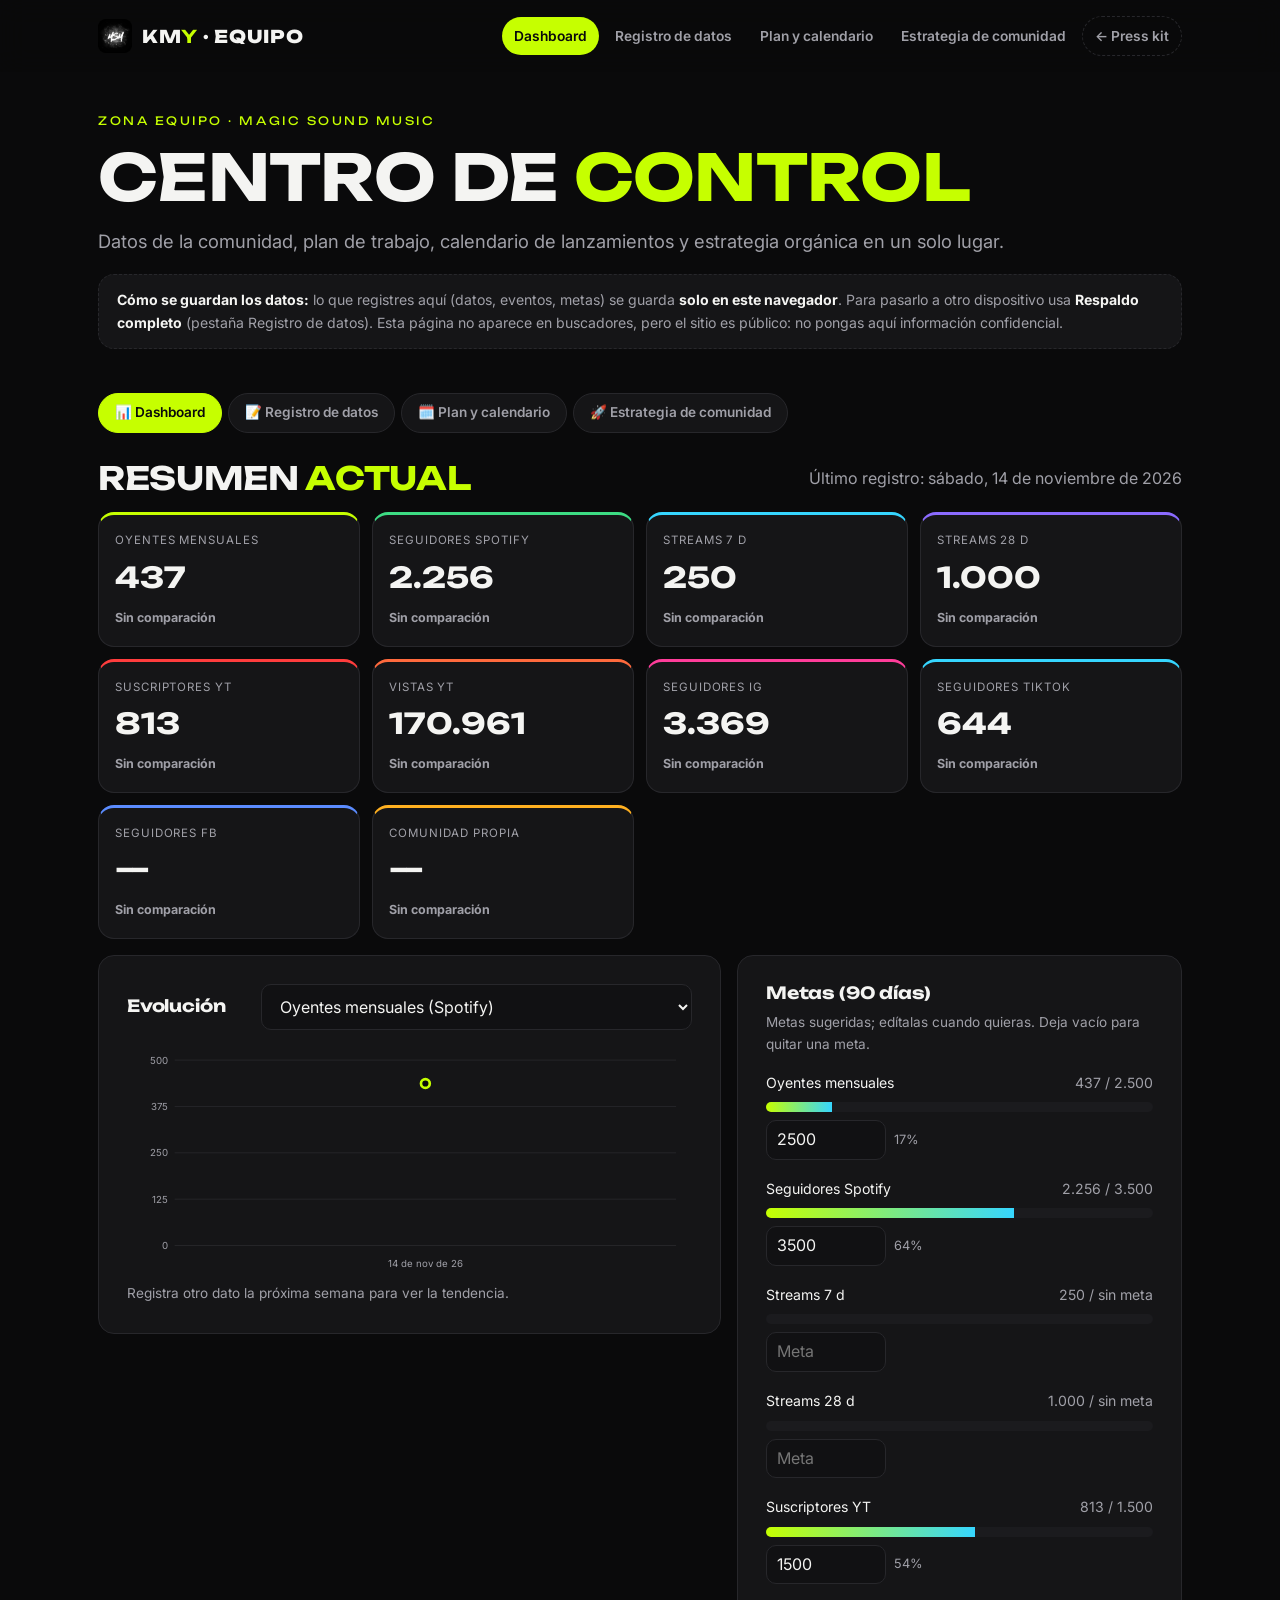
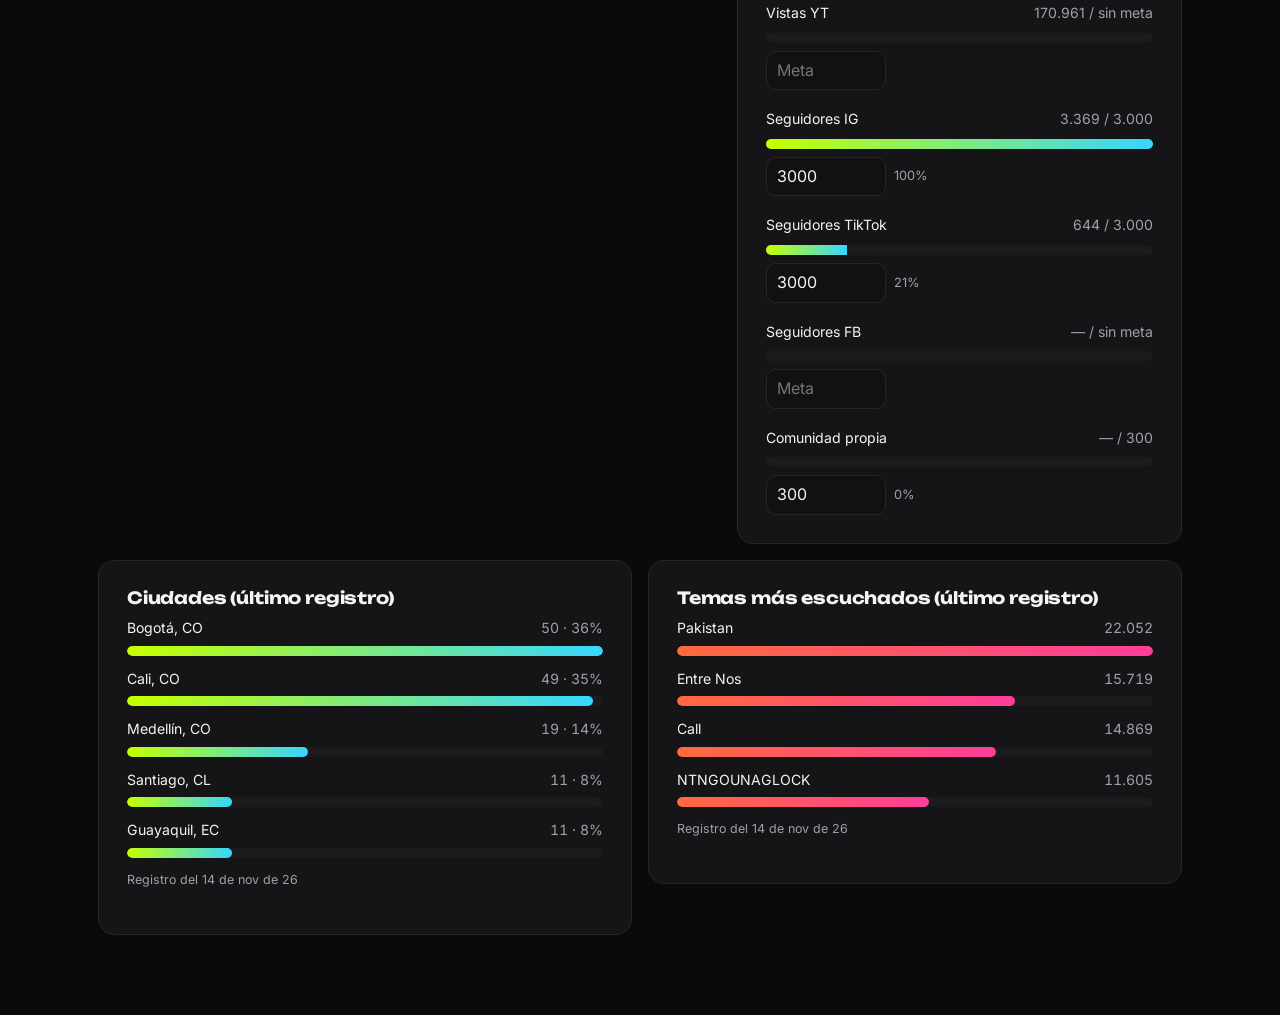
<file: equipo.html>
<!doctype html>
<html lang="es" class="no-js">
<head>
  <meta charset="utf-8">
  <meta name="viewport" content="width=device-width, initial-scale=1, viewport-fit=cover">
  <title>Zona Equipo · KMY</title>
  <meta name="robots" content="noindex, nofollow">
  <meta name="theme-color" content="#0a0a0b">
  <meta name="color-scheme" content="dark">
  <link rel="icon" href="images/logo-msm.png">
  <link rel="apple-touch-icon" href="images/logo-msm.png">
  <link rel="preconnect" href="https://fonts.googleapis.com">
  <link rel="preconnect" href="https://fonts.gstatic.com" crossorigin>
  <link href="https://fonts.googleapis.com/css2?family=Inter:wght@400;500;600;700&family=Unbounded:wght@500;700;800&display=swap" rel="stylesheet">
  <link rel="stylesheet" href="css/styles.css">
</head>
<body>

<header class="header scrolled">
  <div class="wrap header__in">
    <a href="index.html" class="brand" aria-label="Volver al press kit"><img src="images/logo-msm.png" alt="" width="34" height="34"><span>KM<b>Y</b> · EQUIPO</span></a>
    <nav class="nav" aria-label="Zona equipo" id="teamNav">
      <a href="#dashboard" data-p="dashboard">Dashboard</a>
      <a href="#datos" data-p="datos">Registro de datos</a>
      <a href="#calendario" data-p="calendario">Plan y calendario</a>
      <a href="#estrategia" data-p="estrategia">Estrategia de comunidad</a>
      <a href="index.html" class="nav__team">← Press kit</a>
    </nav>
    <button class="burger" aria-label="Abrir menú" aria-expanded="false" aria-controls="drawer"><span></span></button>
  </div>
</header>
<nav class="drawer" id="drawer" aria-label="Menú móvil">
  <a href="#dashboard" data-p="dashboard">Dashboard</a>
  <a href="#datos" data-p="datos">Registro de datos</a>
  <a href="#calendario" data-p="calendario">Plan y calendario</a>
  <a href="#estrategia" data-p="estrategia">Estrategia de comunidad</a>
  <a href="index.html">← Press kit</a>
</nav>

<main>
  <section class="team-hero">
    <div class="wrap">
      <span class="eyebrow">Zona equipo · Magic Sound Music</span>
      <h1>Centro de <em>control</em></h1>
      <p class="section__lead">Datos de la comunidad, plan de trabajo, calendario de lanzamientos y estrategia orgánica en un solo lugar.</p>
      <div class="notice"><b>Cómo se guardan los datos:</b> lo que registres aquí (datos, eventos, metas) se guarda <b>solo en este navegador</b>. Para pasarlo a otro dispositivo usa <b>Respaldo completo</b> (pestaña Registro de datos). Esta página no aparece en buscadores, pero el sitio es público: no pongas aquí información confidencial.</div>
    </div>
  </section>

  <div class="wrap" style="padding-block:24px 80px">
    <div class="tabs" role="tablist" aria-label="Secciones de la zona equipo" id="mainTabs">
      <button class="chip" role="tab" data-p="dashboard">📊 Dashboard</button>
      <button class="chip" role="tab" data-p="datos">📝 Registro de datos</button>
      <button class="chip" role="tab" data-p="calendario">🗓️ Plan y calendario</button>
      <button class="chip" role="tab" data-p="estrategia">🚀 Estrategia de comunidad</button>
    </div>

    <!-- ================= DASHBOARD ================= -->
    <section id="dashboard" class="tabpanel" hidden>
      <div class="toolbar"><h2 class="section__title" style="font-size:clamp(1.4rem,4vw,2rem)">Resumen <em>actual</em></h2><span class="muted" id="dashDate"></span></div>
      <div class="kpis" id="kpis"></div>
      <div class="panel-grid two">
        <div class="card">
          <div class="toolbar"><h3 style="margin:0">Evolución</h3>
            <div class="field" style="min-width:220px"><label for="metricSel" class="sr-only">Métrica</label><select class="select" id="metricSel"></select></div>
          </div>
          <div id="chartBox"></div>
        </div>
        <div class="card">
          <h3>Metas (90 días)</h3>
          <p class="muted" style="font-size:.85rem">Metas sugeridas; edítalas cuando quieras. Deja vacío para quitar una meta.</p>
          <div class="grid" id="goalsBox" style="gap:18px"></div>
        </div>
      </div>
      <div class="panel-grid" style="grid-template-columns:repeat(auto-fit,minmax(min(100%,320px),1fr))">
        <div class="card"><h3>Ciudades (último registro)</h3><div id="dashCities"></div></div>
        <div class="card"><h3>Temas más escuchados (último registro)</h3><div id="dashTracks"></div></div>
      </div>
    </section>

    <!-- ================= REGISTRO DE DATOS ================= -->
    <section id="datos" class="tabpanel" hidden>
      <div class="toolbar"><h2 class="section__title" style="font-size:clamp(1.4rem,4vw,2rem)">Registro <em>de datos</em></h2></div>
      <p class="muted">Cada domingo (o cuando quieras) copia las cifras de Spotify for Artists, YouTube Studio, Instagram, TikTok y Facebook. Cada registro es una “foto” del día.</p>
      <div class="card">
        <form id="snapForm" class="form-grid" autocomplete="off">
          <div class="field"><label for="f_date">Fecha del registro</label><input class="input" type="date" id="f_date" required></div>
          <div id="metricFields" style="display:contents"></div>
          <div class="field full"><label for="f_cities">Ciudades — una por línea, formato “Ciudad: oyentes”</label><textarea class="textarea" id="f_cities" placeholder="Bogotá, CO: 50&#10;Cali, CO: 49"></textarea></div>
          <div class="field full"><label for="f_tracks">Temas más escuchados — “Tema: streams”</label><textarea class="textarea" id="f_tracks" placeholder="Pakistan: 22052&#10;Call: 14869"></textarea></div>
          <div class="field full"><label for="f_note">Nota (opcional)</label><input class="input" id="f_note" placeholder="Ej: semana del lanzamiento de Yonkou"></div>
          <div class="full"><button class="btn btn--primary" type="submit">Guardar registro</button></div>
        </form>
      </div>
      <div class="toolbar" style="margin-top:28px"><h3 style="margin:0">Historial</h3>
        <div class="toolbar__group">
          <button class="btn btn--sm" id="btnCsv">Exportar CSV</button>
          <button class="btn btn--sm" id="btnBackup">Respaldo completo (JSON)</button>
          <button class="btn btn--sm" id="btnRestore">Importar respaldo</button>
          <input type="file" id="fileRestore" accept="application/json,.json" hidden>
          <button class="btn btn--sm btn--danger" id="btnReset">Restablecer</button>
        </div>
      </div>
      <div class="table-wrap"><table id="snapTable"></table></div>
    </section>

    <!-- ================= CALENDARIO ================= -->
    <section id="calendario" class="tabpanel" hidden>
      <div class="toolbar">
        <h2 class="section__title" style="font-size:clamp(1.4rem,4vw,2rem)">Plan <em>y calendario</em></h2>
        <div class="toolbar__group">
          <button class="btn btn--primary btn--sm" id="btnNewEvent">+ Nuevo evento</button>
          <button class="btn btn--sm" id="btnRollout">⚡ Plan de lanzamiento</button>
          <button class="btn btn--sm" id="btnIcs">Exportar .ics</button>
        </div>
      </div>
      <div class="toolbar">
        <div class="tabs" style="margin:0" role="group" aria-label="Vista">
          <button class="chip" data-view="mes" aria-pressed="true">Mes</button>
          <button class="chip" data-view="agenda" aria-pressed="false">Agenda</button>
          <button class="chip" data-view="anio" aria-pressed="false">Año</button>
        </div>
        <div class="toolbar__group" id="calNav">
          <button class="btn btn--sm" id="calPrev" aria-label="Anterior">‹</button>
          <strong class="cal__title" id="calTitle"></strong>
          <button class="btn btn--sm" id="calNext" aria-label="Siguiente">›</button>
          <button class="btn btn--sm btn--ghost" id="calToday">Hoy</button>
        </div>
      </div>
      <div class="chips" id="typeFilters" role="group" aria-label="Filtrar por tipo"></div>
      <div id="calBody"></div>
      <div id="dayPanel" style="margin-top:18px"></div>
      <div class="legend" id="legend"></div>
    </section>

    <!-- ================= ESTRATEGIA ================= -->
    <section id="estrategia" class="tabpanel" hidden>
      <div class="toolbar"><h2 class="section__title" style="font-size:clamp(1.4rem,4vw,2rem)">Estrategia <em>de comunidad orgánica</em></h2></div>
      <div class="tabs" role="tablist" id="stratTabs" aria-label="Estrategia">
        <button class="chip" role="tab" aria-selected="true" data-s="diag">Diagnóstico</button>
        <button class="chip" role="tab" aria-selected="false" data-s="pilares">Pilares de contenido</button>
        <button class="chip" role="tab" aria-selected="false" data-s="semana">Rutina semanal</button>
        <button class="chip" role="tab" aria-selected="false" data-s="plat">Por plataforma</button>
        <button class="chip" role="tab" aria-selected="false" data-s="embudo">Embudo y tácticas</button>
        <button class="chip" role="tab" aria-selected="false" data-s="kpi">KPIs</button>
        <button class="chip" role="tab" aria-selected="false" data-s="check">Checklist</button>
      </div>
      <div id="stratBody"></div>
    </section>
  </div>
</main>

<!-- Diálogo: evento -->
<dialog id="eventDialog" aria-labelledby="evTitle">
  <form method="dialog" id="eventForm">
    <h3 id="evTitle">Nuevo evento</h3>
    <div class="form-grid">
      <div class="field full"><label for="e_title">Título</label><input class="input" id="e_title" required maxlength="120"></div>
      <div class="field"><label for="e_type">Tipo</label><select class="select" id="e_type"></select></div>
      <div class="field"><label for="e_status">Estado</label><select class="select" id="e_status"></select></div>
      <div class="field"><label for="e_date">Fecha</label><input class="input" type="date" id="e_date" required></div>
      <div class="field"><label for="e_time">Hora (opcional)</label><input class="input" type="time" id="e_time"></div>
      <div class="field full"><label for="e_place">Lugar / plataforma</label><input class="input" id="e_place" maxlength="120"></div>
      <div class="field full"><label for="e_notes">Notas</label><textarea class="textarea" id="e_notes"></textarea></div>
    </div>
    <div class="dialog__actions">
      <button type="button" class="btn btn--danger btn--sm" id="e_delete" hidden>Eliminar</button>
      <button type="button" class="btn btn--sm" id="e_cancel">Cancelar</button>
      <button type="submit" class="btn btn--primary btn--sm">Guardar</button>
    </div>
  </form>
</dialog>

<!-- Diálogo: plan de lanzamiento -->
<dialog id="rolloutDialog" aria-labelledby="roTitle">
  <form method="dialog" id="rolloutForm">
    <h3 id="roTitle">Plan de lanzamiento</h3>
    <p class="muted" style="margin:0;font-size:.9rem">Elige la canción y la fecha de salida: se crean automáticamente 15 tareas en el calendario, desde 6 semanas antes hasta 2 semanas después.</p>
    <div class="form-grid">
      <div class="field full"><label for="r_name">Canción / proyecto</label><input class="input" id="r_name" required maxlength="80" placeholder="Ej: La Cumbia Azucarera"></div>
      <div class="field full"><label for="r_date">Fecha de lanzamiento</label><input class="input" type="date" id="r_date" required></div>
    </div>
    <div class="dialog__actions">
      <button type="button" class="btn btn--sm" id="r_cancel">Cancelar</button>
      <button type="submit" class="btn btn--primary btn--sm">Crear plan</button>
    </div>
  </form>
</dialog>

<script src="js/data.js"></script>
<script src="js/common.js"></script>
<script src="js/equipo.js"></script>
</body>
</html>
</file>
<file: css/styles.css>
/* ==========================================================
   KMY · Press Kit — Hoja de estilos
   Capas: 1 Tokens · 2 Reset/Base · 3 Layout · 4 Componentes
          5 Secciones · 6 Equipo (dashboard/planner) · 7 Responsive
   Enfoque mobile-first (Android, iPhone/iPad, laptop, TV)
   ========================================================== */

/* ---------- 1. TOKENS ---------- */
:root {
  --bg: #0a0a0b;
  --bg-2: #111113;
  --card: #151517;
  --card-2: #1b1b1e;
  --line: #27272b;
  --txt: #f4f4f2;
  --mut: #a0a0a8;
  --lime: #c6ff00;
  --lime-ink: #0a0a0b;
  --cyan: #36d6ff;
  --orange: #ff6a3d;
  --pink: #ff3d9a;
  --violet: #8b6bff;
  --ok: #3ddc84;
  --warn: #ffb020;

  --f-head: "Unbounded", "Archivo Black", "Arial Black", system-ui, sans-serif;
  --f-body: "Inter", system-ui, -apple-system, "Segoe UI", Roboto, sans-serif;

  --r-s: 10px;
  --r-m: 16px;
  --r-l: 24px;
  --shadow: 0 10px 40px rgba(0, 0, 0, .45);
  --gut: clamp(16px, 4vw, 48px);
  --maxw: 1180px;
  --header-h: 64px;

  --t-lanzamiento: var(--lime);
  --t-show: var(--orange);
  --t-prensa: var(--cyan);
  --t-entrevista: var(--pink);
  --t-contenido: var(--violet);
  --t-otro: #8a8a92;
}

/* ---------- 2. RESET / BASE ---------- */
*, *::before, *::after { box-sizing: border-box; }
html { scroll-behavior: smooth; scroll-padding-top: calc(var(--header-h) + 12px); -webkit-text-size-adjust: 100%; }
body {
  margin: 0; background: var(--bg); color: var(--txt);
  font-family: var(--f-body); font-size: 1rem; line-height: 1.6;
  -webkit-font-smoothing: antialiased; overflow-x: hidden;
  padding-left: env(safe-area-inset-left); padding-right: env(safe-area-inset-right);
}
img, svg, video { max-width: 100%; display: block; }
a { color: inherit; text-decoration: none; }
button { font: inherit; color: inherit; cursor: pointer; border: 0; background: none; }
input, select, textarea { font: inherit; color: inherit; }
h1, h2, h3, h4 { font-family: var(--f-head); line-height: 1.1; margin: 0; letter-spacing: -.01em; }
p { margin: 0 0 1rem; }
ul { margin: 0; padding: 0; list-style: none; }
:focus-visible { outline: 3px solid var(--lime); outline-offset: 3px; border-radius: 6px; }
::selection { background: var(--lime); color: var(--lime-ink); }
.sr-only { position: absolute; width: 1px; height: 1px; overflow: hidden; clip: rect(0 0 0 0); white-space: nowrap; }
@media (prefers-reduced-motion: reduce) {
  html { scroll-behavior: auto; }
  *, *::before, *::after { animation-duration: .01ms !important; transition-duration: .01ms !important; }
}

/* ---------- 3. LAYOUT ---------- */
.wrap { width: 100%; max-width: var(--maxw); margin-inline: auto; padding-inline: var(--gut); }
.section { padding-block: clamp(56px, 9vw, 110px); position: relative; }
.section--alt { background: var(--bg-2); border-block: 1px solid var(--line); }
.section__head { margin-bottom: clamp(24px, 4vw, 48px); max-width: 760px; }
.eyebrow { font-family: var(--f-head); font-size: .72rem; letter-spacing: .22em; text-transform: uppercase; color: var(--lime); margin-bottom: 12px; display: block; }
.section__title { font-size: clamp(1.9rem, 5.5vw, 3.6rem); text-transform: uppercase; }
.section__title em { font-style: normal; color: var(--lime); }
.section__lead { color: var(--mut); margin-top: 14px; font-size: clamp(1rem, 2vw, 1.15rem); }
.grid { display: grid; gap: clamp(14px, 2vw, 24px); }
.reveal { opacity: 0; transform: translateY(24px); transition: opacity .7s ease, transform .7s ease; }
.reveal.in { opacity: 1; transform: none; }
.no-js .reveal { opacity: 1; transform: none; }

/* ---------- 4. COMPONENTES ---------- */
/* Header + navegación */
.header {
  position: fixed; inset: 0 0 auto 0; z-index: 50; height: var(--header-h);
  padding-top: env(safe-area-inset-top);
  background: rgba(10, 10, 11, .72); backdrop-filter: blur(14px); -webkit-backdrop-filter: blur(14px);
  border-bottom: 1px solid transparent; transition: border-color .3s, background .3s;
}
.header.scrolled { border-color: var(--line); background: rgba(10, 10, 11, .92); }
.header__in { height: var(--header-h); display: flex; align-items: center; justify-content: space-between; gap: 16px; }
.brand { display: flex; align-items: center; gap: 10px; font-family: var(--f-head); font-weight: 800; letter-spacing: .04em; font-size: 1.1rem; }
.brand img { width: 34px; height: 34px; border-radius: 8px; object-fit: cover; background: #000; }
.brand b { color: var(--lime); }
.nav { display: none; align-items: center; gap: 4px; }
.nav a { padding: 8px 12px; border-radius: 999px; font-size: .86rem; font-weight: 600; color: var(--mut); transition: color .2s, background .2s; white-space: nowrap; }
.nav a:hover { color: var(--txt); background: var(--card); }
.nav a.active { color: var(--lime-ink); background: var(--lime); }
.nav a.nav__team { border: 1px dashed var(--line); }
.burger { width: 44px; height: 44px; display: grid; place-items: center; border-radius: 12px; background: var(--card); border: 1px solid var(--line); }
.burger span, .burger span::before, .burger span::after { display: block; width: 20px; height: 2px; background: var(--txt); border-radius: 2px; transition: transform .25s, opacity .25s; content: ""; position: relative; }
.burger span::before { position: absolute; top: -6px; } .burger span::after { position: absolute; top: 6px; }
.burger[aria-expanded="true"] span { background: transparent; }
.burger[aria-expanded="true"] span::before { transform: translateY(6px) rotate(45deg); }
.burger[aria-expanded="true"] span::after { transform: translateY(-6px) rotate(-45deg); }
.drawer {
  position: fixed; inset: var(--header-h) 0 0 0; z-index: 49; background: rgba(10, 10, 11, .97);
  display: flex; flex-direction: column; gap: 6px; padding: 24px var(--gut) calc(24px + env(safe-area-inset-bottom));
  transform: translateY(-8px); opacity: 0; pointer-events: none; transition: .25s; overflow-y: auto;
}
.drawer.open { transform: none; opacity: 1; pointer-events: auto; }
.drawer a { font-family: var(--f-head); font-size: 1.4rem; text-transform: uppercase; padding: 14px 4px; border-bottom: 1px solid var(--line); }
.drawer a.active { color: var(--lime); }

/* Botones */
.btn { display: inline-flex; align-items: center; justify-content: center; gap: 10px; min-height: 48px; padding: 0 22px; border-radius: 999px; font-weight: 700; font-size: .95rem; border: 1px solid var(--line); background: var(--card); transition: transform .2s, background .2s, border-color .2s, color .2s; }
.btn:hover { transform: translateY(-2px); border-color: var(--lime); }
.btn--primary { background: var(--lime); color: var(--lime-ink); border-color: var(--lime); }
.btn--primary:hover { background: #d8ff4d; }
.btn--ghost { background: transparent; }
.btn--sm { min-height: 38px; padding: 0 14px; font-size: .82rem; }
.btn--danger:hover { border-color: #ff5b5b; color: #ff8d8d; }
.btn[disabled], .btn.is-off { opacity: .45; pointer-events: none; }
.btn svg { width: 18px; height: 18px; flex: none; }

/* Chips / tabs */
.chips { display: flex; gap: 8px; flex-wrap: wrap; margin-bottom: 24px; }
.chip { min-height: 40px; padding: 0 16px; border-radius: 999px; border: 1px solid var(--line); background: var(--card); font-size: .85rem; font-weight: 600; color: var(--mut); transition: .2s; }
.chip:hover { color: var(--txt); border-color: #3a3a40; }
.chip[aria-pressed="true"], .chip[aria-selected="true"] { background: var(--lime); border-color: var(--lime); color: var(--lime-ink); }
.tabs { display: flex; gap: 6px; overflow-x: auto; scrollbar-width: none; padding-bottom: 4px; margin-bottom: 24px; -webkit-overflow-scrolling: touch; }
.tabs::-webkit-scrollbar { display: none; }
.tabs .chip { flex: none; margin: 0; }
.tabpanel[hidden] { display: none; }

/* Tarjetas */
.card { background: var(--card); border: 1px solid var(--line); border-radius: var(--r-m); padding: clamp(18px, 3vw, 28px); }
.card--lift { transition: transform .25s, border-color .25s, box-shadow .25s; }
.card--lift:hover { transform: translateY(-4px); border-color: #3b3b42; box-shadow: var(--shadow); }
.card h3 { font-size: 1.05rem; margin-bottom: 10px; }
.muted { color: var(--mut); }
.tag { display: inline-flex; align-items: center; font-size: .7rem; font-weight: 700; letter-spacing: .06em; text-transform: uppercase; padding: 4px 10px; border-radius: 999px; background: rgba(198, 255, 0, .12); color: var(--lime); }
.tag--mut { background: var(--card-2); color: var(--mut); }

/* Modal / lightbox */
.modal { position: fixed; inset: 0; z-index: 80; background: rgba(0, 0, 0, .88); display: none; align-items: center; justify-content: center; padding: 16px; }
.modal.open { display: flex; animation: fade .2s; }
@keyframes fade { from { opacity: 0; } }
.modal__box { background: var(--card); border: 1px solid var(--line); border-radius: var(--r-l); width: min(920px, 100%); max-height: 92svh; overflow: auto; position: relative; }
.modal__close { position: absolute; top: 10px; right: 10px; width: 44px; height: 44px; border-radius: 50%; background: rgba(0, 0, 0, .6); border: 1px solid var(--line); display: grid; place-items: center; font-size: 1.4rem; z-index: 3; }
.modal__close:hover { border-color: var(--lime); color: var(--lime); }
.video-frame { position: relative; aspect-ratio: 16/9; background: #000; }
.video-frame iframe { position: absolute; inset: 0; width: 100%; height: 100%; border: 0; }
.lightbox img { max-height: 88svh; width: auto; margin: auto; border-radius: var(--r-m); object-fit: contain; }
.lb-nav { position: absolute; top: 50%; translate: 0 -50%; width: 48px; height: 48px; border-radius: 50%; background: rgba(0, 0, 0, .6); border: 1px solid var(--line); font-size: 1.4rem; display: grid; place-items: center; }
.lb-nav:hover { border-color: var(--lime); color: var(--lime); }
.lb-prev { left: 12px; } .lb-next { right: 12px; }

/* Toast */
.toast { position: fixed; left: 50%; bottom: calc(24px + env(safe-area-inset-bottom)); translate: -50% 20px; opacity: 0; background: var(--lime); color: var(--lime-ink); padding: 12px 20px; border-radius: 999px; font-weight: 700; z-index: 90; pointer-events: none; transition: .3s; max-width: 90vw; text-align: center; }
.toast.show { opacity: 1; translate: -50% 0; }

/* ---------- 5. SECCIONES (press kit público) ---------- */
/* Hero */
.hero { min-height: 100svh; padding-top: calc(var(--header-h) + 24px); padding-bottom: 48px; display: grid; align-items: end; position: relative; overflow: hidden; isolation: isolate; }
.hero__bg { position: absolute; inset: 0; z-index: -2; }
.hero__bg img { width: 100%; height: 100%; object-fit: cover; object-position: 50% 18%; filter: saturate(.9) contrast(1.05); }
.hero__bg::after { content: ""; position: absolute; inset: 0; background: linear-gradient(180deg, rgba(10, 10, 11, .35) 0%, rgba(10, 10, 11, .55) 45%, var(--bg) 100%); }
.hero__stripe { position: absolute; z-index: -1; right: 0; top: 0; bottom: 0; width: clamp(54px, 14vw, 180px); background: var(--lime); mix-blend-mode: normal; opacity: .95; display: none; }
.hero__label { font-family: var(--f-head); letter-spacing: .3em; font-size: .72rem; text-transform: uppercase; color: var(--lime); margin-bottom: 10px; }
.hero__title { font-size: clamp(5rem, 28vw, 15rem); line-height: .82; letter-spacing: -.04em; margin-left: -.04em; text-transform: uppercase; }
.hero__title span { color: var(--lime); }
.hero__sub { font-family: var(--f-head); font-size: clamp(.95rem, 3.4vw, 1.9rem); text-transform: uppercase; margin-top: 18px; letter-spacing: .02em; }
.hero__sub em { font-style: normal; color: var(--lime); }
.hero__meta { color: var(--mut); margin-top: 8px; max-width: 520px; }
.hero__cta { display: flex; flex-wrap: wrap; gap: 12px; margin-top: 26px; }
.hero__kpis { display: grid; grid-template-columns: repeat(2, 1fr); gap: 10px; margin-top: 36px; max-width: 700px; }
.kpi { background: rgba(21, 21, 23, .75); backdrop-filter: blur(8px); border: 1px solid var(--line); border-radius: var(--r-m); padding: 14px 16px; }
.kpi b { display: block; font-family: var(--f-head); font-size: clamp(1.3rem, 4.5vw, 2rem); color: var(--lime); }
.kpi small { color: var(--mut); font-size: .76rem; letter-spacing: .05em; text-transform: uppercase; }
.scroll-hint { position: absolute; left: 50%; bottom: 14px; translate: -50% 0; width: 22px; height: 36px; border: 2px solid var(--mut); border-radius: 12px; display: none; }
.scroll-hint::after { content: ""; position: absolute; left: 50%; top: 6px; width: 3px; height: 7px; background: var(--lime); border-radius: 3px; translate: -50% 0; animation: wheel 1.6s infinite; }
@keyframes wheel { 60% { translate: -50% 12px; opacity: 0; } 100% { opacity: 0; } }

/* Marquee */
.marquee { overflow: hidden; border-block: 1px solid var(--line); background: var(--lime); color: var(--lime-ink); }
.marquee__track { display: flex; width: max-content; animation: slide 28s linear infinite; }
.marquee span { font-family: var(--f-head); font-size: clamp(.9rem, 2.6vw, 1.3rem); text-transform: uppercase; padding: 14px 28px; white-space: nowrap; }
@keyframes slide { to { transform: translateX(-50%); } }

/* Biografía */
.bio { display: grid; grid-template-columns: minmax(0, 1fr); gap: clamp(24px, 4vw, 56px); }
.bio > * { min-width: 0; }
.bio__photo { position: relative; border-radius: var(--r-l); overflow: hidden; aspect-ratio: 4/5; border: 1px solid var(--line); }
.bio__photo img { width: 100%; height: 100%; object-fit: cover; }
.bio__photo::after { content: "DESDE LA NAVE"; position: absolute; left: 16px; bottom: 14px; font-family: var(--f-head); font-size: .7rem; letter-spacing: .3em; color: var(--lime); }
.bio__text p { color: #d9d9dc; font-size: clamp(1rem, 2vw, 1.12rem); }
.facts { display: grid; grid-template-columns: repeat(2, 1fr); gap: 10px; margin: 22px 0; }
.fact { background: var(--card); border: 1px solid var(--line); border-radius: var(--r-s); padding: 12px 14px; }
.fact small { display: block; color: var(--mut); font-size: .7rem; letter-spacing: .1em; text-transform: uppercase; }
.fact b { font-size: .95rem; }
.genres { display: flex; flex-wrap: wrap; gap: 8px; margin-top: 8px; }
.timeline { position: relative; margin-top: 8px; padding-left: 22px; border-left: 2px solid var(--line); display: grid; gap: 18px; }
.timeline li { position: relative; }
.timeline li::before { content: ""; position: absolute; left: -29px; top: 7px; width: 12px; height: 12px; border-radius: 50%; background: var(--lime); box-shadow: 0 0 0 4px var(--bg); }
.timeline b { font-family: var(--f-head); color: var(--lime); font-size: .9rem; }
.timeline p { margin: 2px 0 0; color: var(--mut); }

/* Discografía */
.disco { grid-template-columns: repeat(2, 1fr); }
.rel { display: block; text-align: left; width: 100%; }
.rel__cover { position: relative; aspect-ratio: 1; border-radius: var(--r-m); overflow: hidden; background: var(--card-2); border: 1px solid var(--line); }
.rel__cover img { width: 100%; height: 100%; object-fit: cover; transition: transform .5s; }
.rel:hover .rel__cover img { transform: scale(1.06); }
.rel__fallback { width: 100%; height: 100%; display: grid; place-items: center; font-family: var(--f-head); font-size: clamp(1.4rem, 6vw, 2.2rem); color: #000; text-align: center; padding: 10px; background: linear-gradient(135deg, var(--lime), var(--cyan)); }
.rel__badge { position: absolute; left: 8px; top: 8px; }
.rel__play { position: absolute; right: 10px; bottom: 10px; width: 44px; height: 44px; border-radius: 50%; background: var(--lime); color: var(--lime-ink); display: grid; place-items: center; opacity: 0; translate: 0 8px; transition: .25s; }
.rel:hover .rel__play, .rel:focus-visible .rel__play { opacity: 1; translate: 0 0; }
@media (hover: none) { .rel__play { opacity: 1; translate: 0 0; } }
.rel h3 { font-size: .95rem; margin-top: 12px; }
.rel p { margin: 2px 0 0; font-size: .82rem; color: var(--mut); }
.rel-modal { display: grid; }
.rel-modal__cover { aspect-ratio: 1; background: var(--card-2); }
.rel-modal__cover img, .rel-modal__cover .rel__fallback { width: 100%; height: 100%; object-fit: cover; }
.rel-modal__body { padding: clamp(20px, 4vw, 36px); display: grid; gap: 14px; align-content: center; }
.rel-modal__body h3 { font-size: clamp(1.4rem, 4vw, 2rem); text-transform: uppercase; }
.rel-modal__links { display: flex; flex-wrap: wrap; gap: 10px; }

/* Estadísticas */
.stats-grid { grid-template-columns: repeat(2, 1fr); }
.stat { padding: clamp(16px, 3vw, 24px); border: 1px solid var(--line); border-radius: var(--r-m); background: var(--card); position: relative; overflow: hidden; }
.stat::before { content: ""; position: absolute; inset: 0 0 auto 0; height: 3px; background: var(--c, var(--lime)); }
.stat b { display: block; font-family: var(--f-head); font-size: clamp(1.5rem, 5vw, 2.6rem); line-height: 1.1; margin-top: 4px; }
.stat small { color: var(--mut); font-size: .76rem; letter-spacing: .08em; text-transform: uppercase; }
.stat .src { display: block; margin-top: 8px; font-size: .72rem; color: var(--mut); }
.stats-cols { display: grid; gap: clamp(14px, 2vw, 24px); margin-top: clamp(14px, 2vw, 24px); }
.bars { display: grid; gap: 12px; }
.bar { display: grid; gap: 6px; }
.bar__row { display: flex; justify-content: space-between; gap: 12px; font-size: .88rem; }
.bar__row span:last-child { color: var(--mut); font-variant-numeric: tabular-nums; white-space: nowrap; }
.bar__track { height: 10px; background: var(--card-2); border-radius: 99px; overflow: hidden; }
.bar__fill { height: 100%; width: 0; border-radius: 99px; background: linear-gradient(90deg, var(--lime), var(--cyan)); transition: width 1.1s cubic-bezier(.2, .8, .2, 1); }

/* Redes y streaming */
.social { grid-template-columns: 1fr; }
.soc { display: flex; align-items: center; gap: 16px; padding: 18px 20px; }
.soc__ico { width: 52px; height: 52px; border-radius: 14px; display: grid; place-items: center; background: var(--card-2); flex: none; }
.soc__ico svg { width: 26px; height: 26px; }
.soc__body { min-width: 0; flex: 1; }
.soc__body b { display: block; font-family: var(--f-head); font-size: .95rem; }
.soc__body span { color: var(--mut); font-size: .85rem; overflow: hidden; text-overflow: ellipsis; display: block; white-space: nowrap; }
.soc__go { color: var(--lime); font-size: 1.3rem; }
.soc.is-off { opacity: .5; pointer-events: none; }
.stream { grid-template-columns: repeat(2, 1fr); }
.stream__btn { display: flex; flex-direction: column; align-items: center; justify-content: center; gap: 10px; min-height: 120px; text-align: center; padding: 16px; }
.stream__btn svg { width: 34px; height: 34px; }
.stream__btn b { font-size: .9rem; }
.stream__btn small { color: var(--mut); font-size: .72rem; }
.stream__btn.is-off { opacity: .45; pointer-events: none; }
.spotify-embed { margin-top: clamp(16px, 3vw, 28px); border-radius: var(--r-m); overflow: hidden; border: 1px solid var(--line); }
.spotify-embed iframe { width: 100%; height: 352px; border: 0; display: block; }

/* Galería */
.gallery { columns: 2; column-gap: 12px; }
.gallery__item { break-inside: avoid; margin-bottom: 12px; border-radius: var(--r-m); overflow: hidden; border: 1px solid var(--line); position: relative; display: block; width: 100%; background: var(--card); }
.gallery__item img { width: 100%; height: auto; transition: transform .5s, filter .3s; }
.gallery__item:hover img { transform: scale(1.05); filter: brightness(1.1); }
.gallery__item::after { content: "⤢"; position: absolute; right: 10px; bottom: 10px; width: 36px; height: 36px; border-radius: 50%; background: rgba(0, 0, 0, .65); display: grid; place-items: center; opacity: 0; transition: .2s; }
.gallery__item:hover::after, .gallery__item:focus-visible::after { opacity: 1; }
.dl-row { margin-top: 22px; display: flex; flex-wrap: wrap; gap: 12px; }

/* Videos */
.videos { grid-template-columns: 1fr; }
.vid { display: block; width: 100%; text-align: left; }
.vid__thumb { position: relative; aspect-ratio: 16/9; border-radius: var(--r-m); overflow: hidden; background: linear-gradient(135deg, #1a1a1f, #0d0d10); border: 1px solid var(--line); }
.vid__thumb img { width: 100%; height: 100%; object-fit: cover; }
.vid__ph { position: absolute; inset: 0; display: grid; place-items: center; padding: 14px; text-align: center; font-family: var(--f-head); font-size: 1.1rem; text-transform: uppercase; background: radial-gradient(circle at 30% 20%, rgba(198, 255, 0, .18), transparent 55%), #0d0d10; }
.vid__play { position: absolute; left: 50%; top: 50%; translate: -50% -50%; width: 60px; height: 60px; border-radius: 50%; background: var(--lime); color: var(--lime-ink); display: grid; place-items: center; transition: transform .25s; }
.vid:hover .vid__play { transform: scale(1.12); }
.vid h3 { font-size: .95rem; margin-top: 12px; }
.vid p { margin: 2px 0 0; color: var(--mut); font-size: .82rem; }

/* Contacto */
.contact { display: grid; gap: clamp(20px, 4vw, 48px); align-items: center; }
.contact__logo { width: min(280px, 60%); margin-inline: auto; filter: drop-shadow(0 0 30px rgba(198, 255, 0, .12)); }
.contact__list { display: grid; gap: 12px; margin-top: 20px; }
.contact__list a { display: flex; align-items: center; gap: 14px; padding: 16px 18px; border: 1px solid var(--line); border-radius: var(--r-m); background: var(--card); transition: .2s; word-break: break-word; }
.contact__list a:hover { border-color: var(--lime); transform: translateX(4px); }
.footer { border-top: 1px solid var(--line); padding: 28px 0 calc(28px + env(safe-area-inset-bottom)); color: var(--mut); font-size: .85rem; }
.footer__in { display: flex; flex-wrap: wrap; justify-content: space-between; gap: 12px; }
.footer a:hover { color: var(--lime); }

/* ---------- 6. ZONA EQUIPO (dashboard + planner + estrategia) ---------- */
.team-hero { padding-top: calc(var(--header-h) + 40px); padding-bottom: 20px; }
.team-hero h1 { font-size: clamp(2rem, 7vw, 4rem); text-transform: uppercase; }
.team-hero h1 em { color: var(--lime); font-style: normal; }
.notice { border: 1px dashed var(--line); background: var(--card); border-radius: var(--r-m); padding: 14px 18px; font-size: .88rem; color: var(--mut); margin-top: 18px; }
.notice b { color: var(--txt); }
.kpis { display: grid; grid-template-columns: repeat(2, 1fr); gap: 12px; }
.kpi-card { background: var(--card); border: 1px solid var(--line); border-radius: var(--r-m); padding: 16px; }
.kpi-card small { color: var(--mut); font-size: .72rem; text-transform: uppercase; letter-spacing: .08em; display: block; }
.kpi-card b { display: block; font-family: var(--f-head); font-size: clamp(1.2rem, 4vw, 1.8rem); margin: 4px 0; }
.delta { font-size: .78rem; font-weight: 700; }
.delta.up { color: var(--ok); } .delta.down { color: #ff6b6b; } .delta.flat { color: var(--mut); }
.panel-grid { display: grid; gap: 16px; margin-top: 16px; }
.toolbar { display: flex; flex-wrap: wrap; gap: 10px; align-items: center; justify-content: space-between; margin-bottom: 16px; }
.toolbar__group { display: flex; flex-wrap: wrap; gap: 8px; align-items: center; }
.field { display: grid; gap: 6px; }
.field label { font-size: .78rem; color: var(--mut); font-weight: 600; letter-spacing: .04em; }
.input, .select, .textarea { width: 100%; min-height: 46px; padding: 10px 14px; border-radius: var(--r-s); border: 1px solid var(--line); background: var(--bg-2); transition: border-color .2s; font-size: 16px; /* evita zoom en iOS */ }
.textarea { min-height: 92px; resize: vertical; }
.input:focus, .select:focus, .textarea:focus { outline: none; border-color: var(--lime); }
.form-grid { display: grid; gap: 14px; grid-template-columns: 1fr; }
.chart { width: 100%; height: auto; overflow: visible; }
.chart text { fill: var(--mut); font-size: 11px; font-family: var(--f-body); }
.chart .axis { stroke: var(--line); stroke-width: 1; }
.chart .line { fill: none; stroke: var(--lime); stroke-width: 3; stroke-linejoin: round; stroke-linecap: round; }
.chart .area { fill: url(#areaGrad); }
.chart .dot { fill: var(--bg); stroke: var(--lime); stroke-width: 3; }
.chart .dot:hover { fill: var(--lime); }
.chart-empty { padding: 40px 10px; text-align: center; color: var(--mut); }
.table-wrap { overflow-x: auto; -webkit-overflow-scrolling: touch; border: 1px solid var(--line); border-radius: var(--r-m); }
table { width: 100%; border-collapse: collapse; font-size: .85rem; min-width: 640px; }
th, td { padding: 10px 12px; text-align: left; border-bottom: 1px solid var(--line); white-space: nowrap; }
th { color: var(--mut); font-size: .72rem; letter-spacing: .08em; text-transform: uppercase; background: var(--card); position: sticky; top: 0; }
tr:last-child td { border-bottom: 0; }
.goal { display: grid; gap: 8px; }
.goal__row { display: flex; justify-content: space-between; gap: 12px; font-size: .88rem; flex-wrap: wrap; }
.goal__inp { display: flex; gap: 8px; align-items: center; }
.goal__inp .input { min-height: 38px; width: 120px; padding: 6px 10px; }

/* Calendario / planner */
.cal { border: 1px solid var(--line); border-radius: var(--r-m); overflow: hidden; background: var(--card); }
.cal__title { font-family: var(--f-head); font-size: clamp(1.1rem, 4vw, 1.6rem); }
.cal__dow, .cal__grid { display: grid; grid-template-columns: repeat(7, minmax(0, 1fr)); }
.cal__dow div { padding: 8px 4px; text-align: center; font-size: .68rem; color: var(--mut); text-transform: uppercase; letter-spacing: .08em; border-bottom: 1px solid var(--line); }
.cal__cell { min-height: 64px; padding: 4px; border-right: 1px solid var(--line); border-bottom: 1px solid var(--line); position: relative; display: flex; flex-direction: column; gap: 3px; text-align: left; transition: background .15s; align-items: stretch; }
.cal__cell:nth-child(7n) { border-right: 0; }
.cal__cell:hover { background: var(--card-2); }
.cal__cell.other { opacity: .35; }
.cal__cell.today .cal__num { background: var(--lime); color: var(--lime-ink); }
.cal__num { width: 22px; height: 22px; border-radius: 50%; display: grid; place-items: center; font-size: .72rem; font-weight: 700; }
.ev-dot { display: none; font-size: .68rem; line-height: 1.2; padding: 2px 5px; border-radius: 5px; background: color-mix(in srgb, var(--ec) 22%, transparent); color: var(--ec); border-left: 3px solid var(--ec); overflow: hidden; text-overflow: ellipsis; white-space: nowrap; font-weight: 600; }
.dots { display: flex; gap: 3px; flex-wrap: wrap; }
.dots i { width: 7px; height: 7px; border-radius: 50%; background: var(--ec); display: block; }
.more { font-size: .65rem; color: var(--mut); }
.legend { display: flex; flex-wrap: wrap; gap: 10px 16px; margin-top: 14px; font-size: .8rem; color: var(--mut); }
.legend i { display: inline-block; width: 10px; height: 10px; border-radius: 50%; margin-right: 6px; background: var(--ec); }
.agenda { display: grid; gap: 22px; }
.agenda__month { font-family: var(--f-head); font-size: .85rem; letter-spacing: .12em; text-transform: uppercase; color: var(--lime); margin-bottom: 10px; }
.ev { display: grid; grid-template-columns: 56px 1fr auto; gap: 14px; align-items: center; padding: 14px; border: 1px solid var(--line); border-left: 4px solid var(--ec); border-radius: var(--r-s); background: var(--card); margin-bottom: 10px; text-align: left; width: 100%; transition: .2s; }
.ev:hover { border-color: var(--ec); }
.ev__date { text-align: center; line-height: 1; }
.ev__date b { display: block; font-family: var(--f-head); font-size: 1.4rem; }
.ev__date small { font-size: .66rem; text-transform: uppercase; color: var(--mut); letter-spacing: .1em; }
.ev__body b { display: block; font-size: .95rem; }
.ev__body span { font-size: .8rem; color: var(--mut); }
.ev.done { opacity: .55; }
.ev.done .ev__body b { text-decoration: line-through; }
.status { font-size: .68rem; font-weight: 700; text-transform: uppercase; letter-spacing: .06em; padding: 4px 10px; border-radius: 99px; background: var(--card-2); color: var(--mut); white-space: nowrap; }
.status.confirmado { background: rgba(61, 220, 132, .15); color: var(--ok); }
.status.planeado { background: rgba(54, 214, 255, .14); color: var(--cyan); }
.status.hecho { background: rgba(198, 255, 0, .14); color: var(--lime); }
.year-grid { display: grid; grid-template-columns: repeat(2, 1fr); gap: 12px; }
.mini { padding: 12px; border: 1px solid var(--line); border-radius: var(--r-m); background: var(--card); text-align: left; transition: .2s; width: 100%; }
.mini:hover { border-color: var(--lime); }
.mini h4 { font-size: .8rem; text-transform: uppercase; margin-bottom: 8px; }
.mini__days { display: grid; grid-template-columns: repeat(7, 1fr); gap: 2px; }
.mini__days i { aspect-ratio: 1; border-radius: 2px; background: var(--card-2); display: block; }
.mini__days i.has { background: var(--ec, var(--lime)); }
.mini small { display: block; margin-top: 8px; color: var(--mut); font-size: .72rem; }
dialog { border: 1px solid var(--line); border-radius: var(--r-l); background: var(--card); color: var(--txt); padding: 0; width: min(560px, calc(100% - 24px)); max-height: 92svh; }
dialog::backdrop { background: rgba(0, 0, 0, .75); }
dialog form { padding: clamp(18px, 4vw, 30px); display: grid; gap: 14px; }
dialog h3 { font-size: 1.2rem; text-transform: uppercase; }
.dialog__actions { display: flex; flex-wrap: wrap; gap: 10px; justify-content: flex-end; margin-top: 6px; }
.rollout { display: grid; gap: 10px; }

/* Playbook / estrategia */
.play-grid { display: grid; gap: 16px; grid-template-columns: 1fr; }
.pillar { border-top: 3px solid var(--c, var(--lime)); }
.pillar .n { font-family: var(--f-head); color: var(--c, var(--lime)); font-size: 1.8rem; }
.pillar ul, .bul { display: grid; gap: 8px; margin-top: 12px; }
.pillar li, .bul li { position: relative; padding-left: 18px; color: #d3d3d7; font-size: .92rem; }
.pillar li::before, .bul li::before { content: "▸"; position: absolute; left: 0; color: var(--lime); }
.funnel { display: grid; gap: 10px; }
.funnel__step { padding: 16px 18px; border-radius: var(--r-m); border: 1px solid var(--line); background: var(--card); }
.funnel__step:nth-child(1) { width: 100%; } .funnel__step:nth-child(2) { width: 94%; } .funnel__step:nth-child(3) { width: 88%; } .funnel__step:nth-child(4) { width: 82%; } .funnel__step:nth-child(5) { width: 76%; }
.funnel__step b { font-family: var(--f-head); font-size: .9rem; color: var(--lime); }
.week { display: grid; gap: 10px; }
.week__day { display: grid; grid-template-columns: 52px 1fr; gap: 14px; padding: 14px; border: 1px solid var(--line); border-radius: var(--r-s); background: var(--card); }
.week__day b { font-family: var(--f-head); color: var(--lime); }
.week__day span { color: #d3d3d7; font-size: .92rem; }
.check { display: flex; gap: 12px; align-items: flex-start; padding: 12px 14px; border: 1px solid var(--line); border-radius: var(--r-s); background: var(--card); cursor: pointer; }
.check input { width: 20px; height: 20px; margin-top: 2px; accent-color: var(--lime); flex: none; }
.check.done span { text-decoration: line-through; color: var(--mut); }
.progress { height: 10px; border-radius: 99px; background: var(--card-2); overflow: hidden; }
.progress i { display: block; height: 100%; background: linear-gradient(90deg, var(--lime), var(--cyan)); width: 0; transition: width .5s; }

/* ---------- 7. RESPONSIVE ---------- */
/* Móvil grande / tablet vertical */
@media (min-width: 600px) {
  .disco { grid-template-columns: repeat(3, 1fr); }
  .stats-grid, .kpis { grid-template-columns: repeat(3, 1fr); }
  .stream { grid-template-columns: repeat(3, 1fr); }
  .gallery { columns: 3; }
  .videos { grid-template-columns: repeat(2, 1fr); }
  .social { grid-template-columns: repeat(2, 1fr); }
  .hero__kpis { grid-template-columns: repeat(4, 1fr); }
  .facts { grid-template-columns: repeat(3, 1fr); }
  .form-grid { grid-template-columns: repeat(2, 1fr); }
  .form-grid .full { grid-column: 1 / -1; }
  .year-grid { grid-template-columns: repeat(3, 1fr); }
  .play-grid { grid-template-columns: repeat(2, 1fr); }
  .rel-modal { grid-template-columns: 1fr 1fr; }
  .cal__cell { min-height: 92px; padding: 6px; }
  .ev-dot { display: block; }
  .dots { display: none; }
}
/* Tablet horizontal / laptop pequeña */
@media (min-width: 900px) {
  :root { --header-h: 72px; }
  .nav { display: flex; }
  .burger, .drawer { display: none; }
  .hero__stripe { display: block; }
  .scroll-hint { display: block; }
  .bio { grid-template-columns: minmax(0, .85fr) minmax(0, 1.15fr); align-items: start; }
  .bio__photo { position: sticky; top: calc(var(--header-h) + 20px); }
  .disco { grid-template-columns: repeat(4, 1fr); }
  .stats-grid { grid-template-columns: repeat(4, 1fr); }
  .kpis { grid-template-columns: repeat(4, 1fr); }
  .stats-cols { grid-template-columns: 1fr 1fr; }
  .stream { grid-template-columns: repeat(6, 1fr); }
  .gallery { columns: 4; column-gap: 16px; }
  .gallery__item { margin-bottom: 16px; }
  .videos { grid-template-columns: repeat(3, 1fr); }
  .social { grid-template-columns: repeat(3, 1fr); }
  .contact { grid-template-columns: 1fr 1fr; }
  .panel-grid.two { grid-template-columns: 1.4fr 1fr; }
  .year-grid { grid-template-columns: repeat(4, 1fr); }
  .play-grid.three { grid-template-columns: repeat(3, 1fr); }
  .week { grid-template-columns: repeat(7, 1fr); }
  .week__day { grid-template-columns: 1fr; text-align: center; }
  .cal__cell { min-height: 112px; }
}
/* Desktop ancho / TV */
@media (min-width: 1400px) {
  :root { --maxw: 1320px; }
  html { font-size: 17px; }
}
@media (min-width: 2000px) {
  :root { --maxw: 1600px; }
  html { font-size: 20px; }
}
/* Pantallas bajas (móvil horizontal) */
@media (max-height: 520px) and (orientation: landscape) {
  .hero { min-height: auto; padding-top: calc(var(--header-h) + 16px); }
  .hero__title { font-size: clamp(3.5rem, 16vh, 8rem); }
}
/* Impresión: el press kit se puede imprimir/guardar como PDF */
@media print {
  .header, .drawer, .marquee, .scroll-hint, .hero__cta, .toast, .modal { display: none !important; }
  body { background: #fff; color: #000; }
  .section, .section--alt { background: #fff; padding-block: 24px; border: 0; }
  .card, .stat, .kpi, .fact { background: #fff; border-color: #ccc; color: #000; }
  .reveal { opacity: 1; transform: none; }
  .section__title, .hero__title { color: #000; }
}

/* ---------- Ajustes finales del planificador ---------- */
.cal__cell.sel { outline: 2px solid var(--lime); outline-offset: -2px; background: var(--card-2); }
.cal__cell { cursor: pointer; overflow: hidden; }
.ev-dot { width: 100%; text-align: left; border: 0; cursor: pointer; }
.cal__cell .more { cursor: pointer; }
.chip[data-t][aria-pressed="true"] { background: color-mix(in srgb, var(--ec) 85%, #000); border-color: var(--ec); color: #0a0a0b; }
.legend span { display: inline-flex; align-items: center; }
.mini h4 { font-family: var(--f-head); }
@media (max-width: 599px) {
  .toolbar { align-items: stretch; }
  .ev { grid-template-columns: 48px 1fr; }
  .ev .status { grid-column: 2; justify-self: start; }
}

/* Hero en pantallas anchas: foto entre el texto y la franja lima (sin recortar de más el retrato) */
@media (min-width: 900px) {
  .hero__bg { left: 36%; right: clamp(54px, 14vw, 180px); }
  .hero__bg img { object-position: 50% 12%; }
  .hero__bg::after { background: linear-gradient(90deg, var(--bg) 0%, rgba(10, 10, 11, .55) 28%, rgba(10, 10, 11, 0) 60%), linear-gradient(180deg, rgba(10, 10, 11, .25) 0%, rgba(10, 10, 11, 0) 40%, var(--bg) 100%); }
  .hero .wrap { position: relative; }
}

/* Correcciones de pulido */
.contact__list svg { width: 26px; height: 26px; flex: none; color: var(--lime); }
.vid__ph { background: radial-gradient(circle at 30% 20%, rgba(198, 255, 0, .16), transparent 55%), #0d0d10; }
.vid__ph img { width: 38%; max-width: 160px; opacity: .55; filter: drop-shadow(0 0 20px rgba(198, 255, 0, .15)); }
@media (min-width: 600px) { .stats-grid { grid-template-columns: repeat(auto-fit, minmax(170px, 1fr)); } }
.panel-grid { align-items: start; }

/* ---------- Próximos shows ---------- */
.shows { display: grid; gap: 16px; }
.show { display: grid; gap: 18px; padding: 0; overflow: hidden; }
.show__flyer { width: 100%; height: auto; display: block; }
.show__body { padding: clamp(18px, 3vw, 28px); display: grid; gap: 10px; align-content: center; }
.show__body h3 { font-size: clamp(1.4rem, 4vw, 2rem); line-height: 1.1; }
.show__date { display: inline-flex; align-items: baseline; gap: 8px; color: var(--accent, #c6ff00); }
.show__date b { font-size: 2.6rem; line-height: 1; }
.show__date span { font-weight: 700; letter-spacing: .12em; }
@media (min-width: 760px) { .show { grid-template-columns: minmax(260px, 380px) 1fr; } }
.stats-grid .stat b { font-size: clamp(1.6rem, 2.2vw, 2.3rem); overflow-wrap: anywhere; }
</file>
